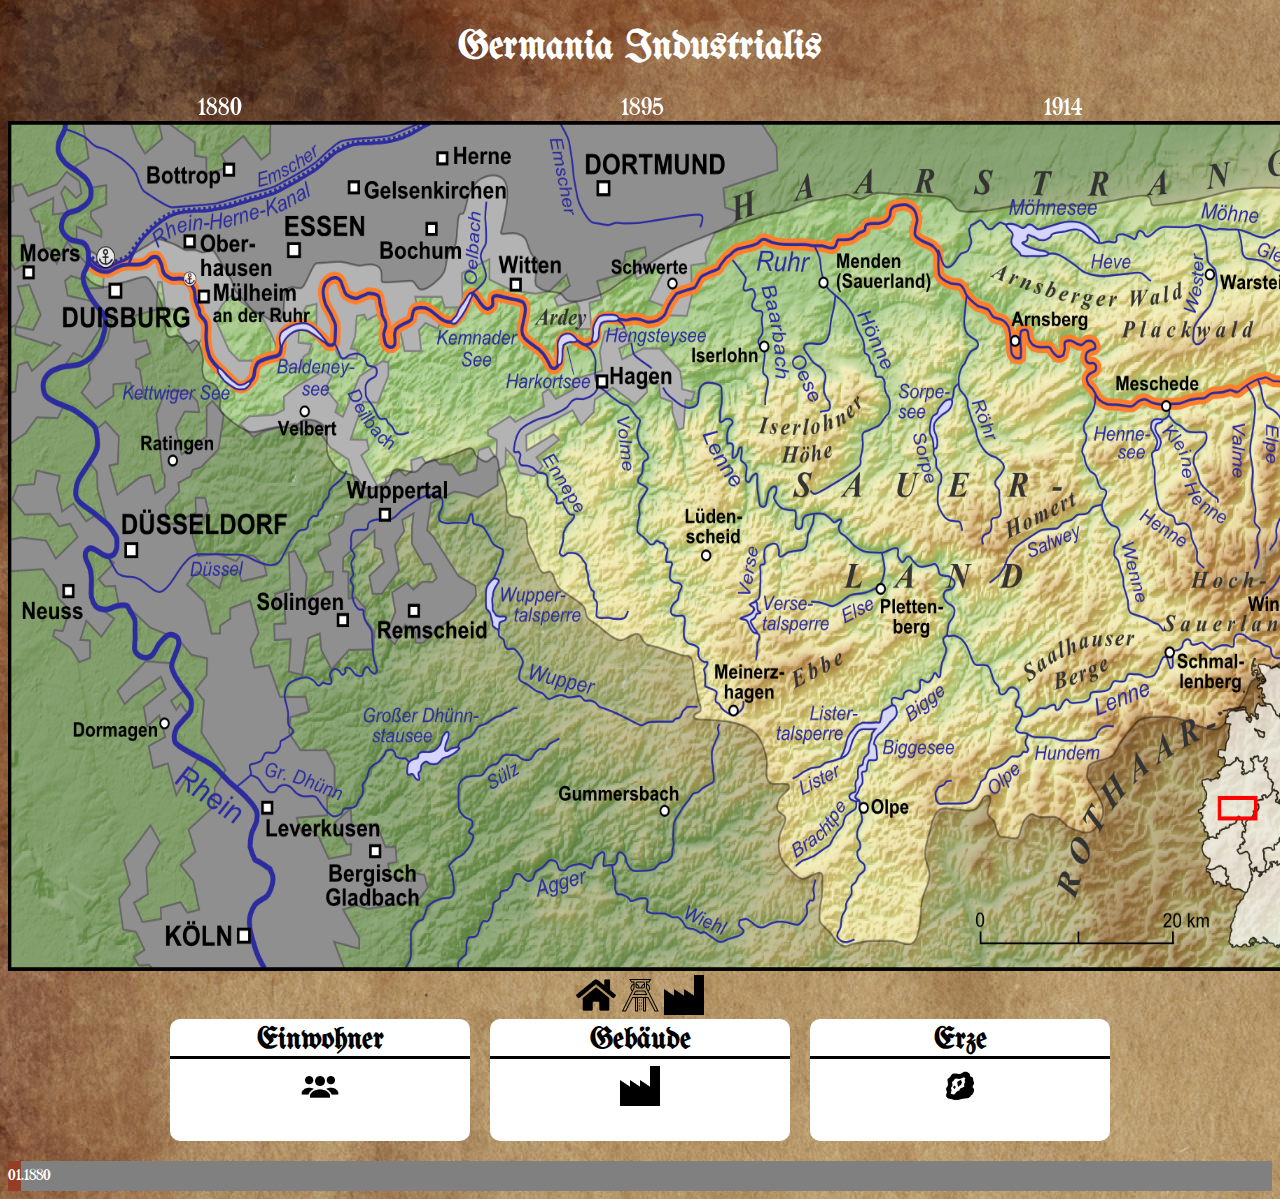
<file: index.html>
<!DOCTYPE html>
<html lang="de">
  <head>
    <meta charset="UTF-8" />
    <meta name="viewport" content="width=device-width, initial-scale=1.0" />
    <title>Germania Industrialis</title>
    <link rel="stylesheet" href="./landing_page.css" />
    <link rel="apple-touch-icon" sizes="57x57" href="/apple-icon-57x57.png">
    <link rel="apple-touch-icon" sizes="60x60" href="/apple-icon-60x60.png">
    <link rel="apple-touch-icon" sizes="72x72" href="/apple-icon-72x72.png">
    <link rel="apple-touch-icon" sizes="76x76" href="/apple-icon-76x76.png">
    <link rel="apple-touch-icon" sizes="114x114" href="/apple-icon-114x114.png">
    <link rel="apple-touch-icon" sizes="120x120" href="/apple-icon-120x120.png">
    <link rel="apple-touch-icon" sizes="144x144" href="/apple-icon-144x144.png">
    <link rel="apple-touch-icon" sizes="152x152" href="/apple-icon-152x152.png">
    <link rel="apple-touch-icon" sizes="180x180" href="/apple-icon-180x180.png">
    <link rel="icon" type="image/png" sizes="192x192"  href="/android-icon-192x192.png">
    <link rel="icon" type="image/png" sizes="32x32" href="/favicon-32x32.png">
    <link rel="icon" type="image/png" sizes="96x96" href="/favicon-96x96.png">
    <link rel="icon" type="image/png" sizes="16x16" href="/favicon-16x16.png">
    <link rel="manifest" href="/manifest.json">
    <meta name="msapplication-TileColor" content="#ffffff">
    <meta name="msapplication-TileImage" content="/ms-icon-144x144.png">
    <meta name="theme-color" content="#ffffff">
  </head>
  <body class="root">
    <audio id="soundFX">
      <source src="./Ding - Sound Effect (HD).mp3" type="audio/mpeg">
    </audio>
    <header>
      <h1 class="main-title">Germania Industrialis</h1>
      <div class="epoch-div">
        <ul>
          <li><a class="epoch-choser" href="./index.html">1880</a></li>
          <li><a class="epoch-choser" href="./1895.html">1895</a></li>
          <li><a class="epoch-choser" href="./1910.html">1914</a></li>
        </ul>
      </div>
    </header>
    <div class="content">
      <div class="map-canvas">
        <canvas id="map" width="1400" height="850" class="map-img"></canvas>
      </div>
      <div class="sidebar">
        <img src="./8541853_home_icon (1).png" alt="Haus 1" class="pic-home" data-typ="haus1">
        <img src="./icons8-zeche-zollverein-80.png" alt="Haus 2" class="pic-home" data-typ="haus2">
        <img src="./3671695_factory_icon.png"alt="Haus 3" class="pic-home" data-typ="haus3">
    
      </div>
      <div class="data">
        <div class="objects-first">
          <h1 class="title">Einwohner</h1>
          <div class="hl"></div>
          <img src="./309041_users_group_people_icon.png" class="factory" />
          <p class="count" id="count_inhabitants"></p>
        </div>
        <div class="objects-second">
          <h1 class="title">Gebäude</h1>
          <div class="hl"></div>
          <img src="./3671695_factory_icon.png" class="factory" />
          <ul class="factories">
            <li>
                <p id = housing></p>
            </li>
            <li>
                <p id="factories" ></p>
            </li>
            <li>
                <p id="farm"></p>
            </li>
            <li>
              <p id="zeche"></p>
            </li>
          </ul>
          <ul class="factories">
          </ul>
        </div>
        <div class="objects-third">
          <h1 class="title">Erze</h1>
          <div class="hl"></div>
          <img src="./icons8-stein-64.png" class="factory" />
          <ul class="factories">
            <li>
              <a id="coal-value"></a>
            </li>
            <li>
              <a id="steel-value"></a>
            </li>
          </ul>
        </div>
      </div>

      <div class="arbeitsbedingungen-window" id="popup-window">
        <img
          src="./Industrialisierung_1868-580.jpg"
          class="arbeitsbedingungen-foto"
        />
        <p class="working-conditions">
          Das Leben als Arbeiter in der Zeit der Industriellen Revolution war
          kein Zuckerschlecken, oft musste man sich als Kind für einen Beruf
          entscheiden, dieser war meist körperlich Anstrengend, und hat die
          Lebensqualität erheblich verschlechtert. Für einen Hungerlohn sind die
          Menschen bis zu 16 Stunden am Tag arbeiten gegangen. In der heutigen
          Zeit unvorstellbar!
        </p>
      </div>

      <div class="hohenzollern-window" id="hohenzollern">
        <p class="working-conditions">
          Das Haus Hohenzollern war eine der bedeutesten Dynastien der Deutschen
          Geschichte, auch in der Zeit der Hochindustrialisierung hatte sie
          großen Einfluss
        </p>
      </div>
      <div class="hohenzollern-window" id="arbeitsschutz">
        <p class="working-conditions">
          Verabschiedung des Arbeiterschutzgesetzes (1883):
          Das Arbeiterschutzgesetz von 1883 war ein Meilenstein in der deutschen Sozialgesetzgebung. Es legte Mindeststandards für Arbeitsbedingungen und Sicherheitsvorkehrungen fest und markierte einen bedeutenden Schritt hin zur Verbesserung der Arbeitsverhältnisse für Industriearbeiter.
        </p>
      </div>
      <div class="hohenzollern-window" id="DGB">
        <p class="working-conditions">
          Gründung des Deutschen Gewerkschaftsbunds (1886):
          Der Deutsche Gewerkschaftsbund (DGB) wurde als Dachverband für verschiedene Arbeitergewerkschaften gegründet. Er spielte eine wichtige Rolle bei der Organisation und Vertretung der Interessen der Arbeiterschaft während der Industrialisierung.
        </p>
      </div>
      <div class="hohenzollern-window" id="rueckversicherung">
        <p class="working-conditions">
          Bismarcks Rückversicherungsvertrag (1887):
Um das Deutsche Reich vor einer zweifrontigen Bedrohung zu schützen, schloss Otto von Bismarck einen geheimen Vertrag mit Russland. Dieser Vertrag sollte Deutschland eine gewisse Sicherheit gegenüber Frankreich verschaffen, indem es eine vorübergehende Allianz mit Russland einging.
        </p>
      </div>
      <div class="hohenzollern-window" id="krupp">
        <p class="working-conditions">
          Krupp-Stahlkonkurrenz (1889):
Die Krupp-Gruppe, ein führender deutscher Stahl- und Rüstungshersteller, erreichte in den späten 1880er Jahren einen Höhepunkt in der Produktion. Ihr technologischer Fortschritt und ihre Effizienz machten sie zu einem der größten und einflussreichsten Unternehmen Europas.
        </p>
      </div>
      <div class="wrapper">
        <div id="progress">
          <div id="bar">01.1880</div>
        </div>
      </div>
    </div>
  </body>
  <script>
    var startGame;
    var placeType;
    var i = 0;
    var housing_count = 0;
    const canvas = document.getElementById("map");
    var context = canvas.getContext("2d");
    var farm_count = 0;
    var factory_count = 0;
    var zeche_count = 0;
    var multiplier = 0;
    var background = new Image();
    background.src = "./Verlaufskarte_Ruhr2.png";
    var coalSum = 0;
    var ironSum = 0;
    var map_width = canvas.width / 9;
    var map_height = canvas.height / 15;
    const ctx = canvas.getContext("2d")
    let images  = [];

        let coalArray = [
      [0, 0, 0, 0, 0, 0, 0, 0, 0, 0, 0, 0, 0, 0],
      [0, 0, 0, 0, 0, 0, 0, 0, 0, 0, 0, 0, 0, 0],
      [0, 0, 0, 0, 0, 0, 0, 0, 0, 0, 0, 0, 0, 0],
      [0, 0, 0, 0, 0, 0, 0, 0, 0, 0, 0, 0, 0, 0],
      [0, 0, 0, 0, 0, 0, 80, 90, 0, 0, 70, 90, 70, 0],
      [0, 0, 0, 0, 50, 100, 100, 100, 100, 100, 95, 60, 0, 0],
      [0, 0, 0, 0, 60, 100, 100, 100, 50, 40, 0, 0, 0, 0],
      [0, 0, 0, 0, 0, 0, 50, 50, 0, 0, 0, 0, 0, 0]
    ];
      let ironArray = [
      [1, 2, 3, 4, 5, 6, 7, 8, 9, 10, 11, 12, 13, 14],
      [1, 2, 3, 4, 5, 6, 7, 8, 9, 10, 11, 12, 13, 14],
      [1, 2, 3, 4, 5, 6, 7, 8, 9, 10, 11, 12, 13, 14],
      [1, 2, 3, 4, 5, 6, 7, 8, 9, 10, 11, 12, 13, 14],
      [1, 2, 3, 4, 5, 6, 7, 8, 9, 10, 11, 12, 13, 14],
      [1, 2, 3, 4, 5, 6, 7, 8, 9, 10, 11, 12, 13, 14],
      [1, 2, 3, 4, 5, 6, 7, 8, 9, 10, 11, 12, 13, 14],
      [1, 2, 3, 4, 5, 6, 7, 8, 9, 10, 11, 12, 13, 14]
      ];
    background.onload = function () {
      context.drawImage(background, 0, 0, canvas.width, canvas.height);
      function Sleep(milliseconds) {
        return new Promise((resolve) => setTimeout(resolve, milliseconds));
      }

      function placeObject(x, y, object) {
        var posX = x 
        var posY = y

        var object_img = new Image();
        object_img.src = object;

        switch(object){
          case "./icons8-zuhause-50.png":
              housing_count++;
              if(!housing_count == 0){move()}
              console.log(housing_count)
              document.getElementById("count_inhabitants").innerHTML = (housing_count == 0 ? " ": housing_count* 15000 + " Einwohner ");
              break;
            case "./icons8-zeche-zollverein-80.png":
                zeche_count++;
                document.getElementById("coal-value").innerHTML = zeche_count > 0 ? (zeche_count * 21000 + " t Kohle"): " "
                break;
            case "./3671695_factory_icon.png":
              factory_count++;
                document.getElementById("steel-value").innerHTML = (factory_count == 0 ? " ": factory_count *20000  + " t Eisen")
                document.getElementById("factories").innerHTML = factory_count == 1 ? (factory_count + " Firma") : (factory_count > 0 ? (factory_count + " Firmen"): "")
        }

        object_img.onload = function () {
          var object_width = 35;
          var object_height = 35;

          context.drawImage(
            object_img,
            posX,
            posY,
            object_width,
            object_height
          );
        };
      }
        // Variable zum Speichern des ausgewählten Haus-Typs
        var ausgewaehlterHausTyp = "";

        // Funktion, die aufgerufen wird, wenn auf ein Bild eines Haus-Typs geklickt wird
        function bildKlick(event) {
            // Den ausgewählten Haus-Typ speichern
            ausgewaehlterHausTyp = event.target.dataset.typ;
            
            // Feedback für den ausgewählten Haus-Typ anzeigen (zum Beispiel durch Hervorheben des ausgewählten Bildes)
            console.log("Ausgewählter Haus-Typ: " + ausgewaehlterHausTyp);
        }

        // Das Canvas-Element auswählen
        var canvasElement = document.getElementById("map");

        // Eventlistener hinzufügen, um auf Klicks auf die Haus-Bilder zu reagieren
        document.querySelectorAll('.pic-home').forEach(function(bild) {
            bild.addEventListener('click', bildKlick);
        });

        // Funktion, die aufgerufen wird, wenn auf das Canvas-Element geklickt wird
function platzierenHaus(event) {
    // Mauskoordinaten innerhalb des Canvas-Elements erhalten
    var rechteck = canvasElement.getBoundingClientRect();
    var x = event.clientX - rechteck.left;
    var y = event.clientY - rechteck.top;
    
    // Wenn kein Haus-Typ ausgewählt wurde, nichts tun
    if (!ausgewaehlterHausTyp) {
        console.log("Bitte wähle zuerst einen Haus-Typ aus.");
        return;
    }
    
    // Aktualisiere den Bildpfad entsprechend dem ausgewählten Haus-Typ
    switch (ausgewaehlterHausTyp) {
        case "haus1":
            ausgewaehlterHausTyp = "./icons8-zuhause-50.png";
            break;
       case "haus2":
            ausgewaehlterHausTyp = "./icons8-zeche-zollverein-80.png"
            break
       case "haus3":
            ausgewaehlterHausTyp = "./3671695_factory_icon.png";
            break;
    }

    
    // Hier kannst du die Koordinaten und den ausgewählten Haus-Typ verwenden, um das Haus zu platzieren
    x = Math.max(0, Math.min(canvasElement.width, x));
    y = Math.max(0, Math.min(canvasElement.height, y));
    console.log(x, y, ausgewaehlterHausTyp);
    placeObject(x, y, ausgewaehlterHausTyp);
    return 0;
  }


        // Eventlistener hinzufügen, um auf Klicks auf das Canvas-Element zu reagieren
        canvasElement.addEventListener('click', platzierenHaus);

      async function showPopup(id, given_class) {
        var popup = document.getElementById(id);
        popup.classList.remove(given_class);
        popup.classList.toggle("show-popup");
        document.getElementById("soundFX").play()
        console.log(popup.classList);
        await Sleep(18000);
        popup.classList.remove("show-popup");
        popup.classList.toggle(given_class);
      }
  
      function move() {
        if (i == 0) {
          i = 1;
          var elem = document.getElementById("bar");
          var startDate = new Date(1880, 0, 1);
          var currentDate = new Date(startDate);
          var endDate = new Date(1891, 0, 1);

          elem.innerHTML = startDate.toLocaleDateString();

          var id = setInterval(frame, 6000);

          function frame() {
            if (currentDate >= endDate) {
              clearInterval(id);
              i = 0;
            } else {
              currentDate.setMonth(currentDate.getMonth() + 1);
              var progressPercentage = Math.round(
                ((currentDate.getTime() - startDate.getTime()) /
                  (endDate.getTime() - startDate.getTime())) *
                  100
              );
              elem.style.width = progressPercentage + "%";
              elem.innerHTML = currentDate.toLocaleDateString();
              switch (currentDate.toLocaleDateString()) {
                case "1.2.1880":
                  showPopup("popup-window", "arbeitsbedingungen-window");
                  break;
                case "1.5.1880":
                    showPopup("hohenzollern" , "hohenzollern-window")
                    break;
                case "1.3.1883":
                  showPopup("arbeitsschutz", "hohenzollern-window")
                  break;
                case "1.3.1886":
                  showPopup("DGB", "hohenzollern-window")
                  break;
                case "1.3.1887": 
                  showPopup("rueckversicherung", "hohenzollern-window")
                  break;
                case "1.3.1889": 
                  showPopup("krupp", "hohenzollern-window")
                  break;
                  
              }
            }
          }
        }
      }
    }

      window.addEventListener("DOMContentLoaded", (event) => {
        var canvas = document.getElementById("map");
        var context = canvas.getContext("2d");
      });
  </script>
</html>
</file>
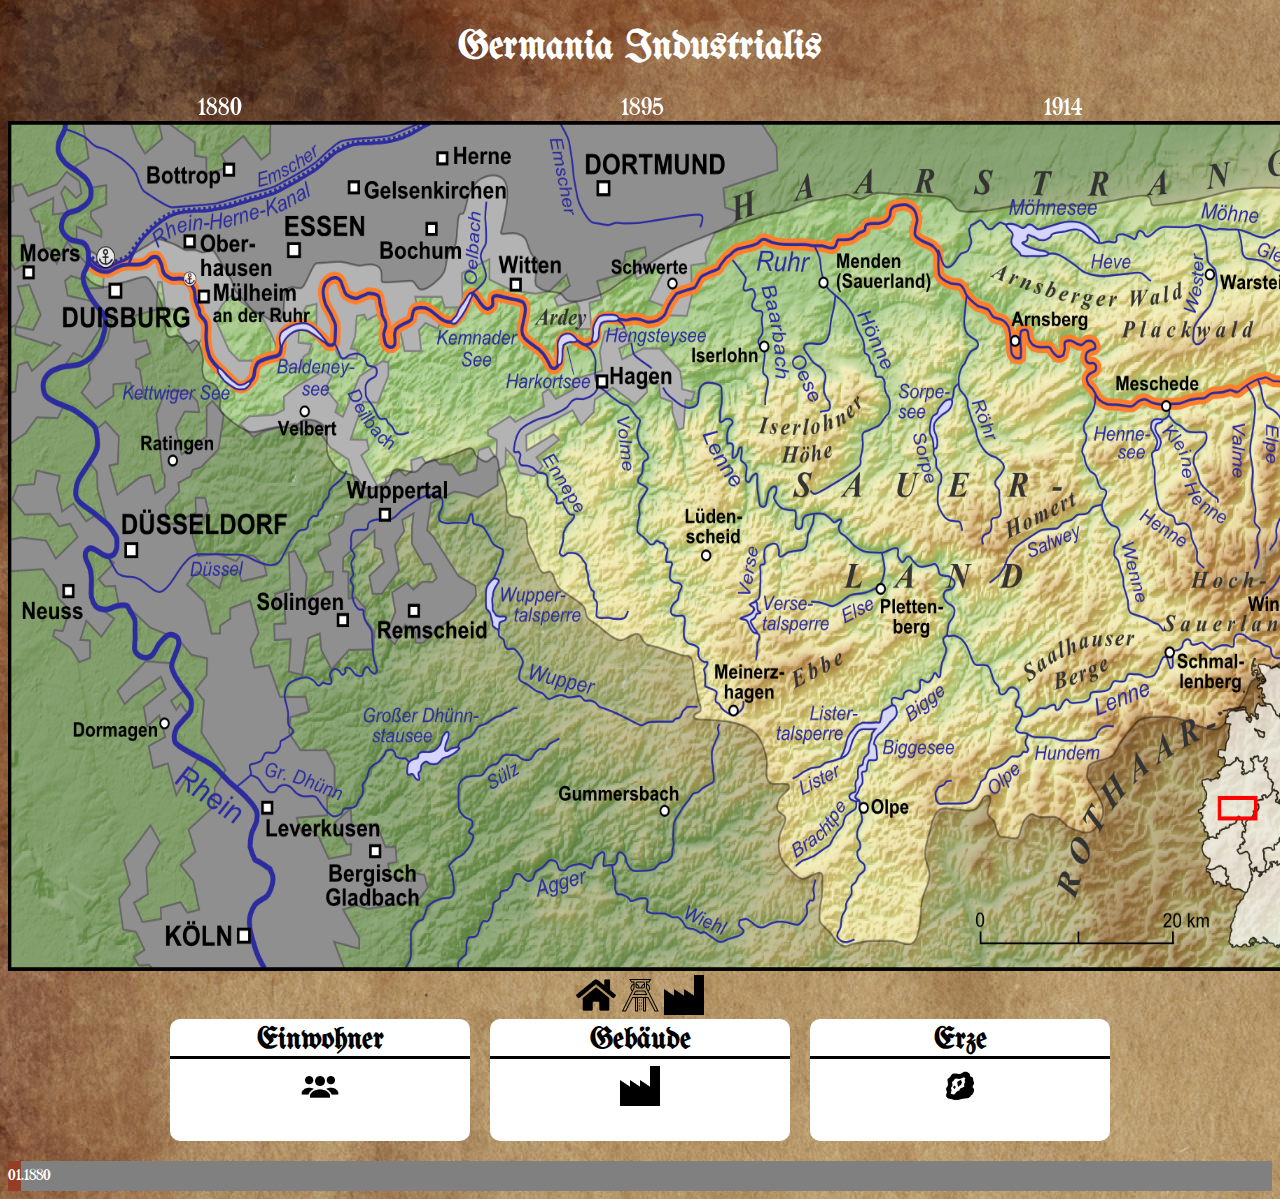
<file: 1895.html>
<!DOCTYPE html>
<html lang="de">
  <head>
    <meta charset="UTF-8" />
    <meta name="viewport" content="width=device-width, initial-scale=1.0" />
    <title>Germania Industrialis</title>
    <link rel="stylesheet" href="./landing_page.css" />
  </head>
  <body class="root">
    <header>
      <h1 class="main-title">Germania Industrialis</h1>
      <div class="epoch-div">
        <ul>
          <li><a class="epoch-choser" href="./index.html">1880</a></li>
          <li><a class="epoch-choser" href="./1895.html">1895</a></li>
          <li><a class="epoch-choser" href="./1910.html">1914</a></li>
        </ul>
      </div>
    </header>
    <div class="content">
      <div class="map">
        <canvas id="map" width="1400" height="850" class="map-img"></canvas>
      </div>

    <div class="sidebar">
      <img src="./8541853_home_icon (1).png" alt="Haus 1" class="pic-home" data-typ="haus1">
      <img src="./icons8-zeche-zollverein-80.png" alt="Haus 2" class="pic-home" data-typ="haus2">
      <img src="./3671695_factory_icon.png"alt="Haus 3" class="pic-home" data-typ="haus3">
  
    </div>
      <div class="data">
        <div class="objects-first">
          <h1 class="title">Einwohner</h1>
          <div class="hl"></div>
          <img src="./309041_users_group_people_icon.png" class="factory" />
          <p class="count" id="count_inhabitants"></p>
        </div>
        <div class="objects-second">
          <h1 class="title">Gebäude</h1>
          <div class="hl"></div>
          <img src="./3671695_factory_icon.png" class="factory" />
          <ul class="factories">
            <li>
                <p id = housing></p>
            </li>
            <li>
                <p id="factories" ></p>
            </li>
            <li>
                <p id="farm"></p>
            </li>
            <li>
              <p id="zeche"></p>
            </li>
          </ul>
          <ul class="factories">
          </ul>
        </div>
        <div class="objects-third">
          <h1 class="title">Erze</h1>
          <div class="hl"></div>
          <img src="./icons8-stein-64.png" class="factory" />
          <ul class="factories">
            <li>
              <a id="coal-value" onclick="changeCoal(this.id)"></a>
            </li>
            <li>
              <a id="steel-value" onclick="changeIron(this.id)"></a>
            </li>
          </ul>
        </div>
      </div>
      <div class="arbeitsbedingungen-window" id="popup-window">
        <img
          src="./Industrialisierung_1868-580.jpg"
          class="arbeitsbedingungen-foto"
        />
        <p class="working-conditions">
          Das Leben als Arbeiter in der Zeit der Industriellen Revolution war
          kein Zuckerschlecken, oft musste man sich als Kind für einen Beruf
          entscheiden, dieser war meist körperlich Anstrengend, und hat die
          Lebensqualität erheblich verschlechtert. Für einen Hungerlohn sind die
          Menschen bis zu 16 Stunden am Tag arbeiten gegangen. In der heutigen
          Zeit unvorstellbar!
        </p>
      </div>

      <div class="hohenzollern-window" id="hohenzollern">
        <p class="working-conditions">
          Das Haus Hohenzollern war eine der bedeutesten Dynastien der Deutschen
          Geschichte, auch in der Zeit der Hochindustrialisierung hatte sie
          großen Einfluss
        </p>
      </div>
      <div class="hohenzollern-window" id="arbeitsschutz">
        <p class="working-conditions">
          IG Farben (1895):
    Die Gründung der Interessengemeinschaft Farbenindustrie AG (IG Farben) im Jahr 1895 markierte einen Meilenstein in der deutschen chemischen Industrie. Die IG Farben wurde zu einem der größten Chemiekonzerne der Welt und spielte eine entscheidende Rolle in der Entwicklung von Farbstoffen, Kunststoffen und anderen chemischen Produkten.

        </p>
      </div>
      <div class="hohenzollern-window" id="DGB">
        <p class="working-conditions">
          Sozialistengesetz (1890):
Die Verabschiedung des Sozialistengesetzes im Jahr 1890 war ein wichtiger politischer Schritt zur Unterdrückung sozialistischer und kommunistischer Bewegungen in Deutschland. Das Gesetz verbot sozialistische Organisationen und Zeitungen und führte zur Verfolgung von sozialistischen Aktivisten.
        </p>
      </div>
      <div class="hohenzollern-window" id="rueckversicherung">
        <p class="working-conditions">
          Gründung der Daimler-Motoren-Gesellschaft (1900):
Im Jahr 1900 wurde die Daimler-Motoren-Gesellschaft (DMG) gegründet, die später mit der Benz & Cie. zur Daimler-Benz AG fusionierte. Die DMG war ein führender Hersteller von Automobilen und spielte eine wichtige Rolle in der Entwicklung des deutschen Automobilsektors.
        </p>
      </div>
      <div class="hohenzollern-window" id="krupp">
        <p class="working-conditions">
          Erste Zivile Reichsregierung (1900):
Im Jahr 1900 bildete der deutsche Kaiser Wilhelm II. die erste zivile Reichsregierung unter der Leitung von Reichskanzler Bernhard von Bülow. Dies markierte einen wichtigen Schritt in Richtung parlamentarischer Regierungsführung und repräsentierte einen Wandel von der rein militärischen zur zivilen Führungsebene in der deutschen Politik.
        </p>
      </div>
      <div class="wrapper">
        <div id="progress">
          <div id="bar">01.1880</div>
        </div>
      </div>
    </div>
  </body>
  <script>
        var startGame;
    var placeType;
    var i = 0;
    var housing_count = 0;
    var canvas = document.getElementById("map");
    var context = canvas.getContext("2d");
    var farm_count = 0;
    var factory_count = 0;
    var zeche_count = 0;
    var multiplier = 0;
    var background = new Image();
    background.src = "./Verlaufskarte_Ruhr2.png";

    var map_width = canvas.width / 9;
    var map_height = canvas.height / 15;

      let coalArray = [
    [0, 0, 0, 0, 0, 0, 0, 0, 0, 0, 0, 0, 0, 0],
    [0, 0, 0, 0, 0, 0, 0, 0, 0, 0, 0, 0, 0, 0],
    [0, 0, 0, 0, 0, 0, 0, 0, 0, 0, 0, 0, 0, 0],
    [0, 0, 0, 0, 0, 0, 0, 90, 0, 0, 40, 80, 30, 0],
    [0, 0, 0, 0, 0, 90, 80, 100, 100, 100, 100, 90, 70, 0],
    [0, 0, 0, 90, 50, 100, 100, 100, 100, 100, 95, 70, 0, 0],
    [0, 0, 30, 0, 60, 100, 100, 100, 50, 40, 0, 0, 0, 0],
    [0, 0, 0, 0, 0, 0, 50, 50, 0, 0, 0, 0, 0, 0]
  ];
      let ironArray = [
      [1, 2, 3, 4, 5, 6, 7, 8, 9, 10, 11, 12, 13, 14],
      [1, 2, 3, 4, 5, 6, 7, 8, 9, 10, 11, 12, 13, 14],
      [1, 2, 3, 4, 5, 6, 7, 8, 9, 10, 11, 12, 13, 14],
      [1, 2, 3, 4, 5, 6, 7, 8, 9, 10, 11, 12, 13, 14],
      [1, 2, 3, 4, 5, 6, 7, 8, 9, 10, 11, 12, 13, 14],
      [1, 2, 3, 4, 5, 6, 7, 8, 9, 10, 11, 12, 13, 14],
      [1, 2, 3, 4, 5, 6, 7, 8, 9, 10, 11, 12, 13, 14],
      [1, 2, 3, 4, 5, 6, 7, 8, 9, 10, 11, 12, 13, 14]
      ];
    background.onload = function () {
      context.drawImage(background, 0, 0, canvas.width, canvas.height);

      function Sleep(milliseconds) {
        return new Promise((resolve) => setTimeout(resolve, milliseconds));
      }

      function placeObject(x, y, object) {
        var posX = x 
        var posY = y

        var object_img = new Image();
        object_img.src = object;

        switch(object){
          case "./icons8-zuhause-50.png":
              housing_count++;
              if(!housing_count == 0){move()}
              console.log(housing_count)
              document.getElementById("count_inhabitants").innerHTML = (housing_count == 0 ? " ": housing_count* 15000 + " Einwohner ");
              break;
            case "./icons8-zeche-zollverein-80.png":
                zeche_count++;
                document.getElementById("coal-value").innerHTML = zeche_count > 0 ? (zeche_count * 21000 + " t Kohle"): " "
                break;
            case "./3671695_factory_icon.png":
              factory_count++;
                document.getElementById("steel-value").innerHTML = (factory_count == 0 ? " ": factory_count *20000  + " t Eisen")
                document.getElementById("factories").innerHTML = factory_count == 1 ? (factory_count + " Firma") : (factory_count > 0 ? (factory_count + " Firmen"): "")
        }

        object_img.onload = function () {
          var object_width = 35;
          var object_height = 35;

          context.drawImage(
            object_img,
            posX,
            posY,
            object_width,
            object_height
          );
        };
      }

              // Variable zum Speichern des ausgewählten Haus-Typs
              var ausgewaehlterHausTyp = "";

// Funktion, die aufgerufen wird, wenn auf ein Bild eines Haus-Typs geklickt wird
function bildKlick(event) {
    // Den ausgewählten Haus-Typ speichern
    ausgewaehlterHausTyp = event.target.dataset.typ;
    
    // Feedback für den ausgewählten Haus-Typ anzeigen (zum Beispiel durch Hervorheben des ausgewählten Bildes)
    console.log("Ausgewählter Haus-Typ: " + ausgewaehlterHausTyp);
}

// Das Canvas-Element auswählen
var canvasElement = document.getElementById("map");

// Eventlistener hinzufügen, um auf Klicks auf die Haus-Bilder zu reagieren
document.querySelectorAll('.pic-home').forEach(function(bild) {
    bild.addEventListener('click', bildKlick);
});

// Funktion, die aufgerufen wird, wenn auf das Canvas-Element geklickt wird
function platzierenHaus(event) {
// Mauskoordinaten innerhalb des Canvas-Elements erhalten
var rechteck = canvasElement.getBoundingClientRect();
var x = event.clientX - rechteck.left;
var y = event.clientY - rechteck.top;

// Wenn kein Haus-Typ ausgewählt wurde, nichts tun
if (!ausgewaehlterHausTyp) {
console.log("Bitte wähle zuerst einen Haus-Typ aus.");
return;
}

// Aktualisiere den Bildpfad entsprechend dem ausgewählten Haus-Typ
switch (ausgewaehlterHausTyp) {
case "haus1":
    ausgewaehlterHausTyp = "./icons8-zuhause-50.png";
    break;
case "haus2":
    ausgewaehlterHausTyp = "./icons8-zeche-zollverein-80.png"
    break
case "haus3":
    ausgewaehlterHausTyp = "./3671695_factory_icon.png";
    break;
}


// Hier kannst du die Koordinaten und den ausgewählten Haus-Typ verwenden, um das Haus zu platzieren
x = Math.max(0, Math.min(canvasElement.width, x));
y = Math.max(0, Math.min(canvasElement.height, y));
console.log(x, y, ausgewaehlterHausTyp);
placeObject(x, y, ausgewaehlterHausTyp);
return 0;
}


// Eventlistener hinzufügen, um auf Klicks auf das Canvas-Element zu reagieren
canvasElement.addEventListener('click', platzierenHaus);


      async function showPopup(id, given_class) {
        var popup = document.getElementById(id);
        popup.classList.remove(given_class);
        popup.classList.toggle("show-popup");
        console.log(popup.classList);
        await Sleep(18000);
        popup.classList.remove("show-popup");
        popup.classList.toggle(given_class);
      }


      function move() {
        if (i == 0) {
          i = 1;
          var elem = document.getElementById("bar");
          var startDate = new Date(1895, 0, 1);
          var currentDate = new Date(startDate);
          var endDate = new Date(1905, 0, 1);

          elem.innerHTML = startDate.toLocaleDateString();

          var id = setInterval(frame, 6000);

          function frame() {
            if (currentDate >= endDate) {
              clearInterval(id);
              i = 0;
            } else {
              currentDate.setMonth(currentDate.getMonth() + 1);
              var progressPercentage = Math.round(
                ((currentDate.getTime() - startDate.getTime()) /
                  (endDate.getTime() - startDate.getTime())) *
                  100
              ); // Berechne den Fortschritt in Prozent
              elem.style.width = progressPercentage + "%";
              elem.innerHTML = currentDate.toLocaleDateString();
              switch (currentDate.toLocaleDateString()) {
                case "1.2.1895":
                  showPopup("popup-window", "arbeitsbedingungen-window");
                  break;
                case "1.5.1896":
                    showPopup("hohenzollern" , "hohenzollern-window")
                    break;
                case "1.7.1895":
                  showPopup("arbeitsschutz", "hohenzollern-window")
                  break;
                case "1.3.1897":
                  showPopup("DGB", "hohenzollern-window")
                  break;
                case "1.3.1900": 
                  showPopup("rueckversicherung", "hohenzollern-window")
                  break;
                case "1.12.1900": 
                  showPopup("krupp", "hohenzollern-window")
                  break;
                  
              }
            }
          }
        }
      }
      window.addEventListener("DOMContentLoaded", (event) => {
        var canvas = document.getElementById("meinCanvas");
        var context = canvas.getContext("2d");

      });

    };
  </script>
</html>
</file>
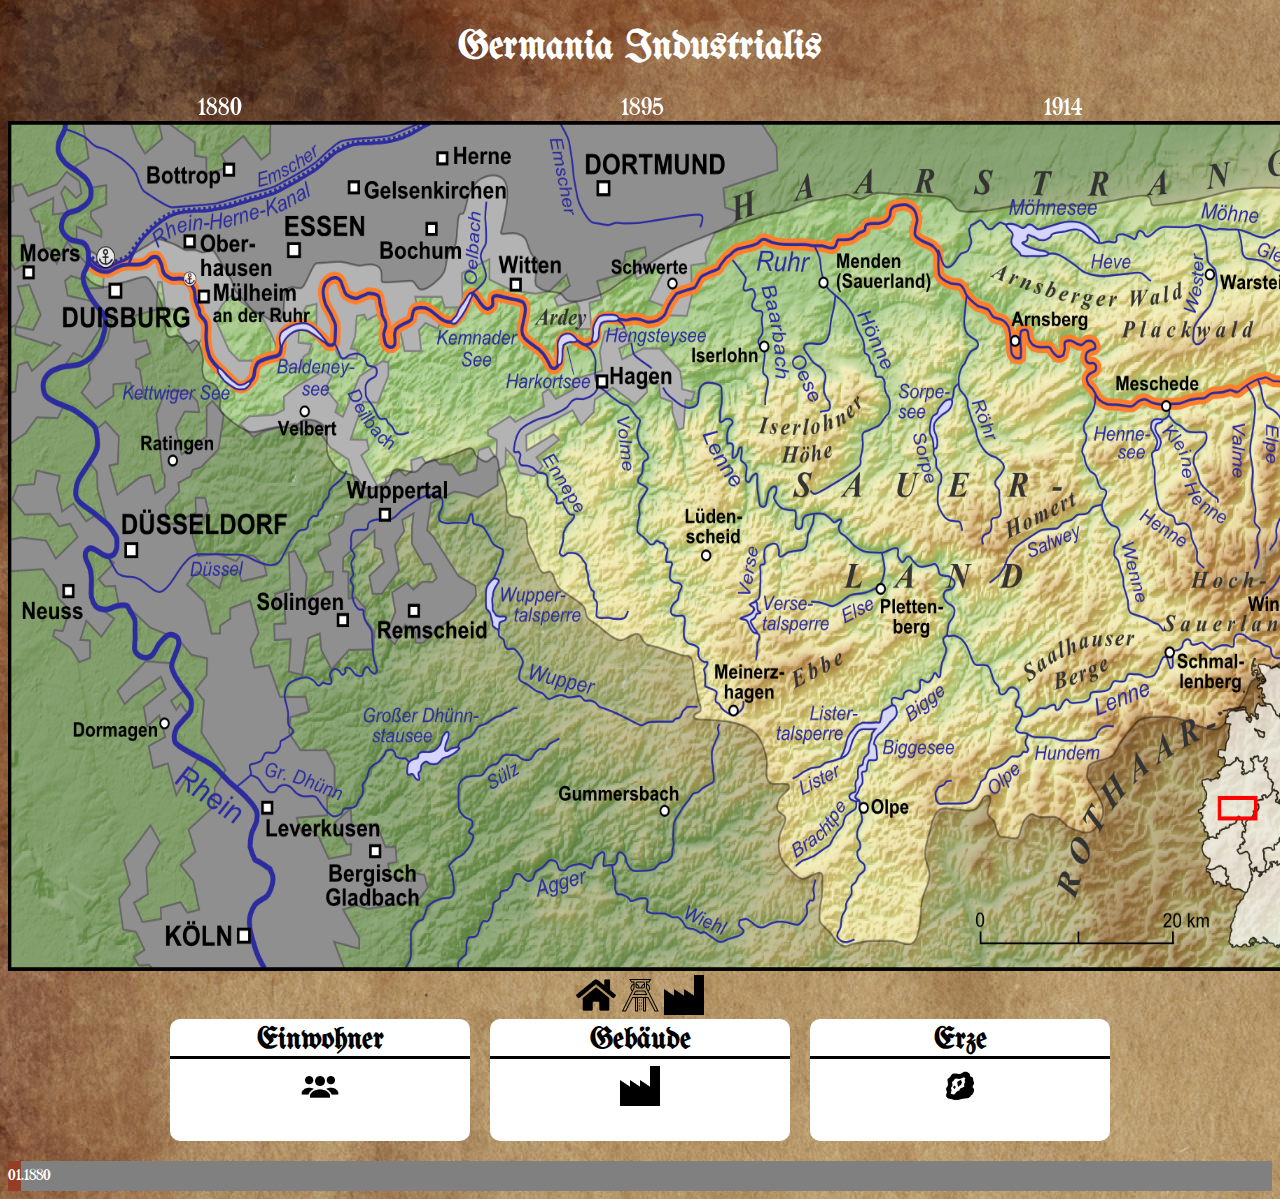
<file: 1910.html>
<!DOCTYPE html>
<html lang="de">
  <head>
    <meta charset="UTF-8" />
    <meta name="viewport" content="width=device-width, initial-scale=1.0" />
    <title>Germania Industrialis</title>
    <link rel="stylesheet" href="./landing_page.css" />
  </head>
  <body class="root">
    <header>
      <h1 class="main-title">Germania Industrialis</h1>
      <div class="epoch-div">
        <ul>
          <li><a class="epoch-choser" href="./index.html">1880</a></li>
          <li><a class="epoch-choser" href="./1895.html">1895</a></li>
          <li><a class="epoch-choser" href="./1910.html">1914</a></li>
        </ul>
      </div>
    </header>
    <div class="content">
      <div class="map">
        <canvas id="map" width="1400" height="850" class="map-img"></canvas>
      </div>
    <div class="sidebar">
      <img src="./8541853_home_icon (1).png" alt="Haus 1" class="pic-home" data-typ="haus1">
      <img src="./icons8-zeche-zollverein-80.png" alt="Haus 2" class="pic-home" data-typ="haus2">
      <img src="./3671695_factory_icon.png"alt="Haus 3" class="pic-home" data-typ="haus3">
  
    </div>
      <div class="data">
        <div class="objects-first">
          <h1 class="title">Einwohner</h1>
          <div class="hl"></div>
          <img src="./309041_users_group_people_icon.png" class="factory" />
          <p class="count" id="count_inhabitants"></p>
        </div>
        <div class="objects-second">
          <h1 class="title">Gebäude</h1>
          <div class="hl"></div>
          <img src="./3671695_factory_icon.png" class="factory" />
          <ul class="factories">
            <li>
                <p id = housing></p>
            </li>
            <li>
                <p id="factories" ></p>
            </li>
            <li>
                <p id="farm"></p>
            </li>
            <li>
              <p id="zeche"></p>
            </li>
          </ul>
          <ul class="factories">
          </ul>
        </div>
        <div class="objects-third">
          <h1 class="title">Erze</h1>
          <div class="hl"></div>
          <img src="./icons8-stein-64.png" class="factory" />
          <ul class="factories">
            <li>
              <a id="coal-value" onclick="changeCoal(this.id)"></a>
            </li>
            <li>
              <a id="steel-value" onclick="changeIron(this.id)"></a>
            </li>
          </ul>
        </div>
      </div>
      <div class="arbeitsbedingungen-window" id="popup-window">
        <img
          src="./Industrialisierung_1868-580.jpg"
          class="arbeitsbedingungen-foto"
        />
        <p class="working-conditions">
          Das Leben als Arbeiter in der Zeit der Industriellen Revolution war
          kein Zuckerschlecken, oft musste man sich als Kind für einen Beruf
          entscheiden, dieser war meist körperlich Anstrengend, und hat die
          Lebensqualität erheblich verschlechtert. Für einen Hungerlohn sind die
          Menschen bis zu 16 Stunden am Tag arbeiten gegangen. In der heutigen
          Zeit unvorstellbar!
        </p>
      </div>

      <div class="hohenzollern-window" id="hohenzollern">
        <p class="working-conditions">
          Das Haus Hohenzollern war eine der bedeutesten Dynastien der Deutschen
          Geschichte, auch in der Zeit der Hochindustrialisierung hatte sie
          großen Einfluss
        </p>
      </div>
      <div class="hohenzollern-window" id="arbeitsschutz">
        <p class="working-conditions">
          Zweiter Marokkokrise (1907):
Die Zweite Marokkokrise von 1907 war eine internationale Krise zwischen Deutschland und Frankreich über die Kontrolle über Marokko. Diese Krise war Teil der Rivalität zwischen den europäischen Mächten um koloniale Vorherrschaft und trug zur Verschärfung der Spannungen in Europa bei.

        </p>
      </div>
      <div class="hohenzollern-window" id="DGB">
        <p class="working-conditions">
          Hottentottenwahl (1907):
Die Reichstagswahl von 1907, auch als Hottentottenwahl bekannt, war eine bedeutende politische Veranstaltung im Deutschen Kaiserreich. Der Begriff "Hottentottenwahl" entstand aufgrund von Wahlfälschungen und Einschüchterungen in den deutschen Kolonien, die dazu führten, dass deutsche Regierungskandidaten gewählt wurden. Dies führte zu Kritik an der Demokratie im Deutschen Reich und verstärkte politische Spannungen.
        </p>
      </div>
      <div class="hohenzollern-window" id="rueckversicherung">
        <p class="working-conditions">
          Agadir-Krise (1911):
Die Agadir-Krise von 1911 war eine internationale Krise, die durch die Stationierung eines deutschen Kriegsschiffs in der marokkanischen Hafenstadt Agadir ausgelöst wurde. Diese Krise führte zu einer weiteren Verschärfung der Spannungen zwischen den europäischen Mächten und trug zur Entstehung des Ersten Weltkriegs bei.
        </p>
      </div>
      <div class="hohenzollern-window" id="krupp">
        <p class="working-conditions">
          Ausbruch des Ersten Weltkriegs (1914):
Im Jahr 1914 brach der Erste Weltkrieg aus, als Österreich-Ungarn Serbien den Krieg erklärte, nachdem der österreichische Thronfolger Franz Ferdinand und seine Frau in Sarajevo ermordet worden waren. Die Kriegserklärungen und Bündnisverpflichtungen führten zu einem weitreichenden Konflikt, der die Welt in den nächsten Jahren prägen sollte.
        </p>
      </div>
      <div class="wrapper">
        <div id="progress">
          <div id="bar">01.1880</div>
        </div>
      </div>
    </div>
  </body>
  <script>
        var startGame;
    var placeType;
    var i = 0;
    var housing_count = 0;
    var canvas = document.getElementById("map");
    var context = canvas.getContext("2d");
    var farm_count = 0;
    var factory_count = 0;
    var zeche_count = 0;
    var multiplier = 0;
    var background = new Image();
    background.src = "./Verlaufskarte_Ruhr2.png";

    var map_width = canvas.width / 9;
    var map_height = canvas.height / 15;

      let coalArray = [
    [0, 0, 0, 0, 0, 0, 0, 0, 0, 0, 0, 0, 0, 0],
    [0, 0, 0, 0, 0, 0, 0, 0, 0, 0, 0, 0, 0, 0],
    [0, 0, 0, 0, 0, 0, 0, 0, 0, 0, 0, 0, 0, 0],
    [0, 0, 0, 0, 0, 0, 0, 90, 0, 0, 40, 80, 30, 0],
    [0, 0, 0, 0, 0, 90, 80, 100, 100, 100, 100, 90, 70, 0],
    [0, 0, 0, 90, 50, 100, 100, 100, 100, 100, 95, 70, 0, 0],
    [0, 0, 30, 0, 60, 100, 100, 100, 50, 40, 0, 0, 0, 0],
    [0, 0, 0, 0, 0, 0, 50, 50, 0, 0, 0, 0, 0, 0]
  ];
      let ironArray = [
      [1, 2, 3, 4, 5, 6, 7, 8, 9, 10, 11, 12, 13, 14],
      [1, 2, 3, 4, 5, 6, 7, 8, 9, 10, 11, 12, 13, 14],
      [1, 2, 3, 4, 5, 6, 7, 8, 9, 10, 11, 12, 13, 14],
      [1, 2, 3, 4, 5, 6, 7, 8, 9, 10, 11, 12, 13, 14],
      [1, 2, 3, 4, 5, 6, 7, 8, 9, 10, 11, 12, 13, 14],
      [1, 2, 3, 4, 5, 6, 7, 8, 9, 10, 11, 12, 13, 14],
      [1, 2, 3, 4, 5, 6, 7, 8, 9, 10, 11, 12, 13, 14],
      [1, 2, 3, 4, 5, 6, 7, 8, 9, 10, 11, 12, 13, 14]
      ];
    background.onload = function () {
      context.drawImage(background, 0, 0, canvas.width, canvas.height);

      function Sleep(milliseconds) {
        return new Promise((resolve) => setTimeout(resolve, milliseconds));
      }

      function placeObject(x, y, object) {
        var posX = x 
        var posY = y

        var object_img = new Image();
        object_img.src = object;

        switch(object){
          case "./icons8-zuhause-50.png":
              housing_count++;
              if(!housing_count == 0){move()}
              console.log(housing_count)
              document.getElementById("count_inhabitants").innerHTML = (housing_count == 0 ? " ": housing_count* 15000 + " Einwohner ");
              break;
            case "./icons8-zeche-zollverein-80.png":
                zeche_count++;
                document.getElementById("coal-value").innerHTML = zeche_count > 0 ? (zeche_count * 21000 + " t Kohle"): " "
                break;
            case "./3671695_factory_icon.png":
              factory_count++;
                document.getElementById("steel-value").innerHTML = (factory_count == 0 ? " ": factory_count *20000  + " t Eisen")
                document.getElementById("factories").innerHTML = factory_count == 1 ? (factory_count + " Firma") : (factory_count > 0 ? (factory_count + " Firmen"): "")
        }

        object_img.onload = function () {
          var object_width = 35;
          var object_height = 35;

          context.drawImage(
            object_img,
            posX,
            posY,
            object_width,
            object_height
          );
        };
      }

              // Variable zum Speichern des ausgewählten Haus-Typs
              var ausgewaehlterHausTyp = "";

// Funktion, die aufgerufen wird, wenn auf ein Bild eines Haus-Typs geklickt wird
function bildKlick(event) {
    // Den ausgewählten Haus-Typ speichern
    ausgewaehlterHausTyp = event.target.dataset.typ;
    
    // Feedback für den ausgewählten Haus-Typ anzeigen (zum Beispiel durch Hervorheben des ausgewählten Bildes)
    console.log("Ausgewählter Haus-Typ: " + ausgewaehlterHausTyp);
}

// Das Canvas-Element auswählen
var canvasElement = document.getElementById("map");

// Eventlistener hinzufügen, um auf Klicks auf die Haus-Bilder zu reagieren
document.querySelectorAll('.pic-home').forEach(function(bild) {
    bild.addEventListener('click', bildKlick);
});

// Funktion, die aufgerufen wird, wenn auf das Canvas-Element geklickt wird
function platzierenHaus(event) {
// Mauskoordinaten innerhalb des Canvas-Elements erhalten
var rechteck = canvasElement.getBoundingClientRect();
var x = event.clientX - rechteck.left;
var y = event.clientY - rechteck.top;

// Wenn kein Haus-Typ ausgewählt wurde, nichts tun
if (!ausgewaehlterHausTyp) {
console.log("Bitte wähle zuerst einen Haus-Typ aus.");
return;
}

// Aktualisiere den Bildpfad entsprechend dem ausgewählten Haus-Typ
switch (ausgewaehlterHausTyp) {
case "haus1":
    ausgewaehlterHausTyp = "./icons8-zuhause-50.png";
    break;
case "haus2":
    ausgewaehlterHausTyp = "./icons8-zeche-zollverein-80.png"
    break
case "haus3":
    ausgewaehlterHausTyp = "./3671695_factory_icon.png";
    break;
}


// Hier kannst du die Koordinaten und den ausgewählten Haus-Typ verwenden, um das Haus zu platzieren
x = Math.max(0, Math.min(canvasElement.width, x));
y = Math.max(0, Math.min(canvasElement.height, y));
console.log(x, y, ausgewaehlterHausTyp);
placeObject(x, y, ausgewaehlterHausTyp);
return 0;
}


// Eventlistener hinzufügen, um auf Klicks auf das Canvas-Element zu reagieren
canvasElement.addEventListener('click', platzierenHaus);

      async function showPopup(id, given_class) {
        var popup = document.getElementById(id);
        popup.classList.remove(given_class);
        popup.classList.toggle("show-popup");
        console.log(popup.classList);
        await Sleep(12000);
        popup.classList.remove("show-popup");
        popup.classList.toggle(given_class);
      }


      function move() {
        if (i == 0) {
          i = 1;
          var elem = document.getElementById("bar");
          var startDate = new Date(1905, 0, 1);
          var currentDate = new Date(startDate);
          var endDate = new Date(1915, 0, 1);

          elem.innerHTML = startDate.toLocaleDateString();

          var id = setInterval(frame, 6000);

          function frame() {
            if (currentDate >= endDate) {
              clearInterval(id);
              i = 0;
            } else {
              currentDate.setMonth(currentDate.getMonth() + 1);
              var progressPercentage = Math.round(
                ((currentDate.getTime() - startDate.getTime()) /
                  (endDate.getTime() - startDate.getTime())) *
                  100
              ); // Berechne den Fortschritt in Prozent
              elem.style.width = progressPercentage + "%";
              elem.innerHTML = currentDate.toLocaleDateString();
              switch (currentDate.toLocaleDateString()) {
                case "1.2.1905":
                  showPopup("popup-window", "arbeitsbedingungen-window");
                  break;
                case "1.5.1906":
                    showPopup("hohenzollern" , "hohenzollern-window")
                    break;
                case "1.3.1907":
                  showPopup("arbeitsschutz", "hohenzollern-window")
                  break;
                case "1.8.1907":
                  showPopup("DGB", "hohenzollern-window")
                  break;
                case "1.3.1912": 
                  showPopup("rueckversicherung", "hohenzollern-window")
                  break;
                case "1.12.1914": 
                  showPopup("krupp", "hohenzollern-window")
                  break;
                  
              }
            }
          }
        }
      }

      window.addEventListener("DOMContentLoaded", (event) => {
        var canvas = document.getElementById("meinCanvas");
        var context = canvas.getContext("2d");
      });

    };
  </script>
</html>
</file>
<file: landing_page.css>
@import url('https://fonts.googleapis.com/css2?family=UnifrakturMaguntia&display=swap');

.root {
    background-image: url("./pexels-pixabay-235985.jpg");
}

.unifrakturmaguntia-regular {
    font-family: "UnifrakturMaguntia", cursive;
    font-weight: 400;
    font-style: normal;
}

.main-title {
    font-family: "UnifrakturMaguntia", cursive;
    font-size: 40px;
    text-align: center;
    color: white;
}

.title {
    font-family: "UnifrakturMaguntia", cursive;
    font-size: 30px;
    text-align: center;
    color: black;
    margin: 0;
    padding-top: 5px;
}

.pic-home{
    width: 40px;
    height: 40px;
}

#pic{
    width: 40px;
    height: 40px;
}

.epoch-div {
    position: sticky;
    top: 0;
    z-index: 999;
    text-align: center;
}

.epoch-div ul {
    padding: 0;
    list-style: none;
    display: flex;
    justify-content: space-around;
    margin: 0; /* Ändere von margin-bottom zu margin */
}

.epoch-div li {
    font-size: 25px;
    font-family: "UnifrakturMaguntia", cursive;
    color: white;
}

.epoch-div a {
    text-decoration: none;
    color: white;
}

.canvas-container {
    position: relative;
    width: 80%;
    height: 0; 
}

.dragging{
    opacity: .5 ;
}




.objects-first,
.objects-second,
.objects-third {
    width: 100%; /* Ändere die Breite auf 100% */
    max-width: 300px; /* Maximale Breite festlegen */
    height: auto; /* Höhe automatisch anpassen */
    background-color: white;
    margin: 0 auto; /* Zentriere das Element horizontal */
    border-radius: 10px;
    text-align: center;
    margin-bottom: 20px; /* Füge Abstand zwischen den Elementen hinzu */
}

.content {
    text-align: center;
}

.hl {
    width: 100%;
    background-color: black;
    height: 3px;
}

.factory {
    width: 40px;
    padding: 7px;
}

.count {
    font-family: "UnifrakturMaguntia", cursive;
    font-size: x-large;
}

.factories {
    list-style-type: none;
}

.factories li {
    text-align: center;
    font-family: "UnifrakturMaguntia", cursive;
    font-size: x-large;
    margin-bottom: 20px;
}

.data {
    display: flex;
    flex-direction: row;
    justify-content: center;
}

/* Media Queries für responsives Design */

@media screen and (min-width: 768px) {
    /* Füge hier zusätzliche CSS-Regeln für größere Bildschirme hinzu */
    
    .objects-first,
    .objects-second,
    .objects-third {
        margin: 0 10px; /* Füge horizontalen Abstand zwischen den Elementen hinzu */
    }
}



.arbeitsbedingungen-window{
    display: none;
}

.dreikaiserjahr-window{
    display: none;
}


.show-popup{
    width:560px;
    height: 500px;
    font-family: Verdana, Geneva, Tahoma, sans-serif;
    background-color: white;
    visibility: visible;
    background-color: #555;
    color: #fff;
    text-align: center;
    border-radius: 10px;
    padding: 8px 0;
    z-index: 1;
    position: absolute;
    top: 50%;
    left: 30%;
}

.done{
    background-color: #555;
    font-family:"UnifrakturMaguntia", cursive;
    text-align: center;
    border-style: solid;
    border-radius: 1px;
    text-decoration: none;
}

.hohenzollern-window{
    display: none;
}

.wrapper {
    display: flex;
    justify-content: center; /* Zentriere horizontal */
    align-items: center; /* Zentriere vertikal */
    height: 100%; /* Oder die gewünschte Höhe */
}

#progress {
    width: 100%;
    background-color: grey;
    margin-top: 20px;
}

#bar {
    width: 1%;
    height: 30px;
    background-color: #943e25;
    text-align: center;
    line-height: 30px;
    color: white;
    font-family:"UnifrakturMaguntia", cursive;
}

.arbeitsbedingungen-foto{
    width: 400px;
}
</file>
